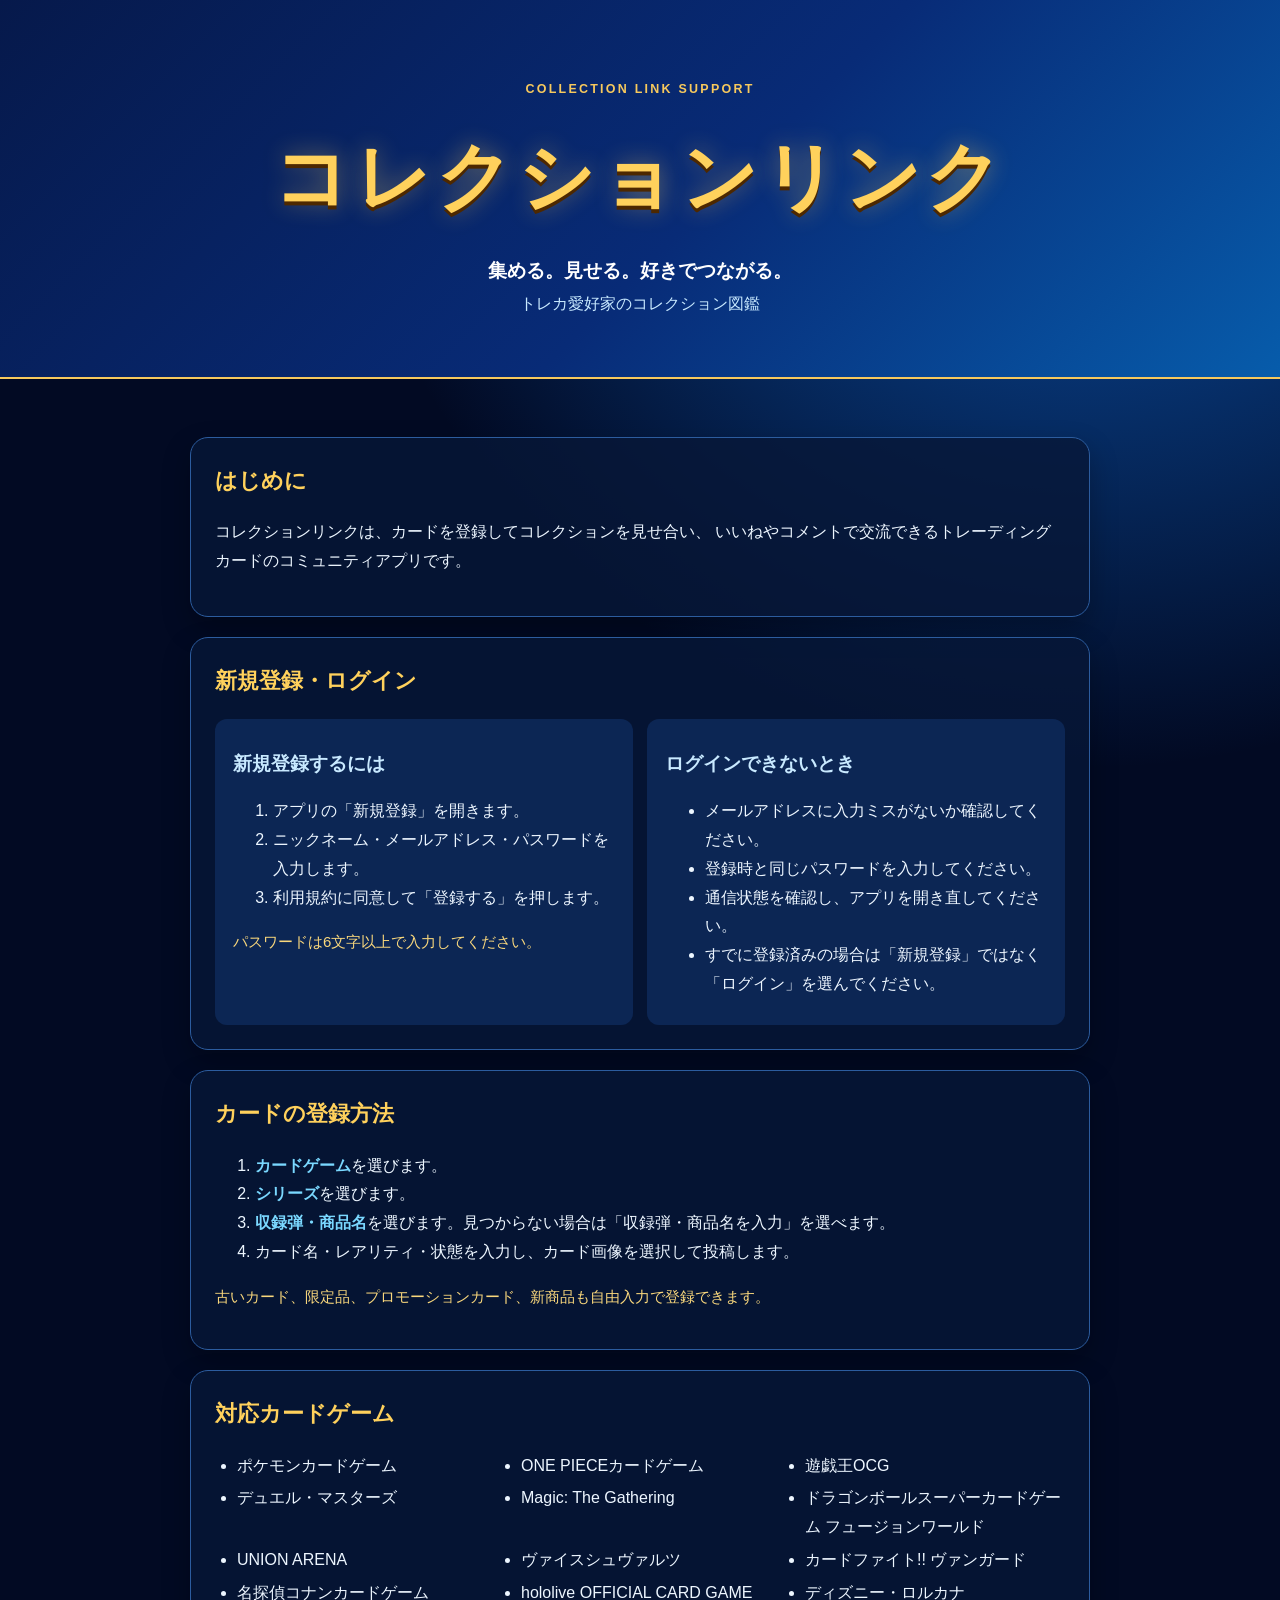
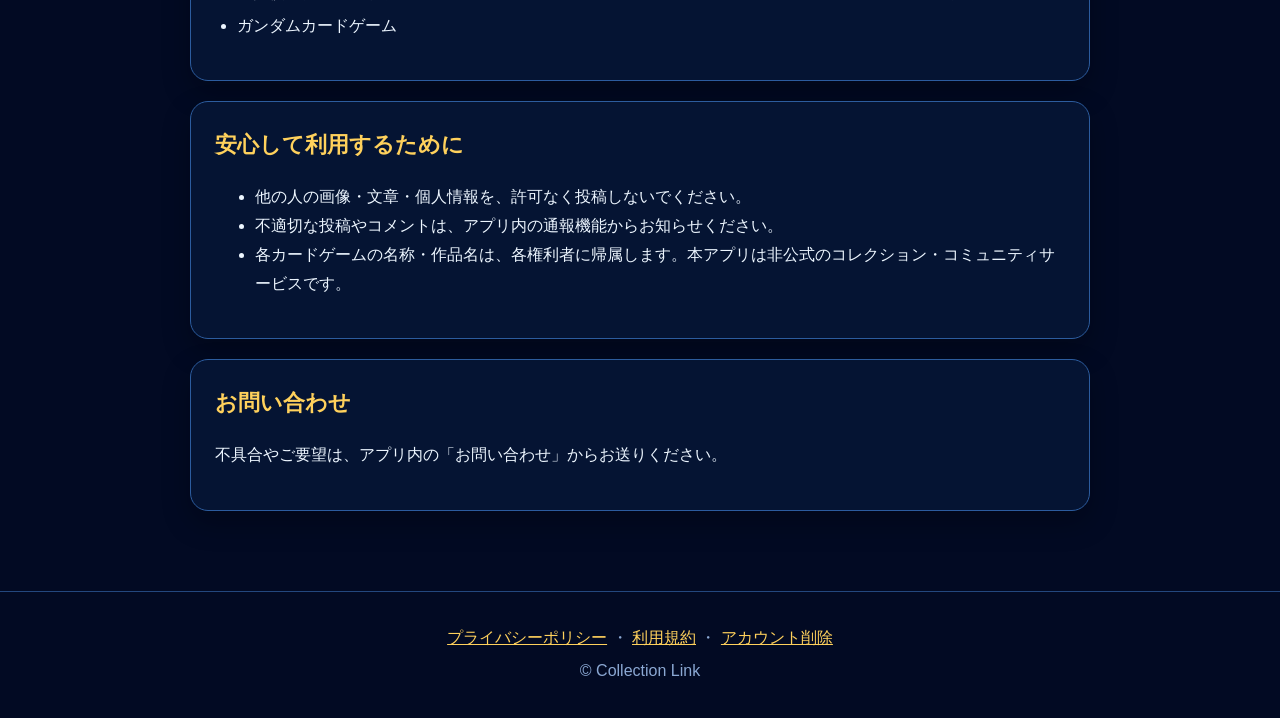
<file: index.html>
<!doctype html>
<html lang="ja">
  <head>
    <meta charset="utf-8" />
    <meta name="viewport" content="width=device-width, initial-scale=1" />
    <meta name="description" content="コレクションリンク｜トレカ図鑑のサポートページです。" />
    <title>コレクションリンク｜サポート</title>
    <link rel="stylesheet" href="style.css" />
  </head>
  <body>
    <header class="hero">
      <p class="eyebrow">COLLECTION LINK SUPPORT</p>
      <h1>コレクションリンク</h1>
      <p class="lead">集める。見せる。好きでつながる。</p>
      <p class="description">トレカ愛好家のコレクション図鑑</p>
    </header>

    <main>
      <section>
        <h2>はじめに</h2>
        <p>
          コレクションリンクは、カードを登録してコレクションを見せ合い、
          いいねやコメントで交流できるトレーディングカードのコミュニティアプリです。
        </p>
      </section>

      <section>
        <h2>新規登録・ログイン</h2>
        <div class="grid">
          <article>
            <h3>新規登録するには</h3>
            <ol>
              <li>アプリの「新規登録」を開きます。</li>
              <li>ニックネーム・メールアドレス・パスワードを入力します。</li>
              <li>利用規約に同意して「登録する」を押します。</li>
            </ol>
            <p class="note">パスワードは6文字以上で入力してください。</p>
          </article>
          <article>
            <h3>ログインできないとき</h3>
            <ul>
              <li>メールアドレスに入力ミスがないか確認してください。</li>
              <li>登録時と同じパスワードを入力してください。</li>
              <li>通信状態を確認し、アプリを開き直してください。</li>
              <li>すでに登録済みの場合は「新規登録」ではなく「ログイン」を選んでください。</li>
            </ul>
          </article>
        </div>
      </section>

      <section>
        <h2>カードの登録方法</h2>
        <ol class="steps">
          <li><strong>カードゲーム</strong>を選びます。</li>
          <li><strong>シリーズ</strong>を選びます。</li>
          <li><strong>収録弾・商品名</strong>を選びます。見つからない場合は「収録弾・商品名を入力」を選べます。</li>
          <li>カード名・レアリティ・状態を入力し、カード画像を選択して投稿します。</li>
        </ol>
        <p class="note">古いカード、限定品、プロモーションカード、新商品も自由入力で登録できます。</p>
      </section>

      <section>
        <h2>対応カードゲーム</h2>
        <ul class="games">
          <li>ポケモンカードゲーム</li>
          <li>ONE PIECEカードゲーム</li>
          <li>遊戯王OCG</li>
          <li>デュエル・マスターズ</li>
          <li>Magic: The Gathering</li>
          <li>ドラゴンボールスーパーカードゲーム フュージョンワールド</li>
          <li>UNION ARENA</li>
          <li>ヴァイスシュヴァルツ</li>
          <li>カードファイト!! ヴァンガード</li>
          <li>名探偵コナンカードゲーム</li>
          <li>hololive OFFICIAL CARD GAME</li>
          <li>ディズニー・ロルカナ</li>
          <li>ガンダムカードゲーム</li>
        </ul>
      </section>

      <section>
        <h2>安心して利用するために</h2>
        <ul>
          <li>他の人の画像・文章・個人情報を、許可なく投稿しないでください。</li>
          <li>不適切な投稿やコメントは、アプリ内の通報機能からお知らせください。</li>
          <li>各カードゲームの名称・作品名は、各権利者に帰属します。本アプリは非公式のコレクション・コミュニティサービスです。</li>
        </ul>
      </section>

      <section>
        <h2>お問い合わせ</h2>
        <p>不具合やご要望は、アプリ内の「お問い合わせ」からお送りください。</p>
      </section>
    </main>

    <footer>
      <p><a href="privacy.html">プライバシーポリシー</a> ・ <a href="terms.html">利用規約</a> ・ <a href="delete-account.html">アカウント削除</a></p>
      <p>© Collection Link</p>
    </footer>
  </body>
</html>
</file>
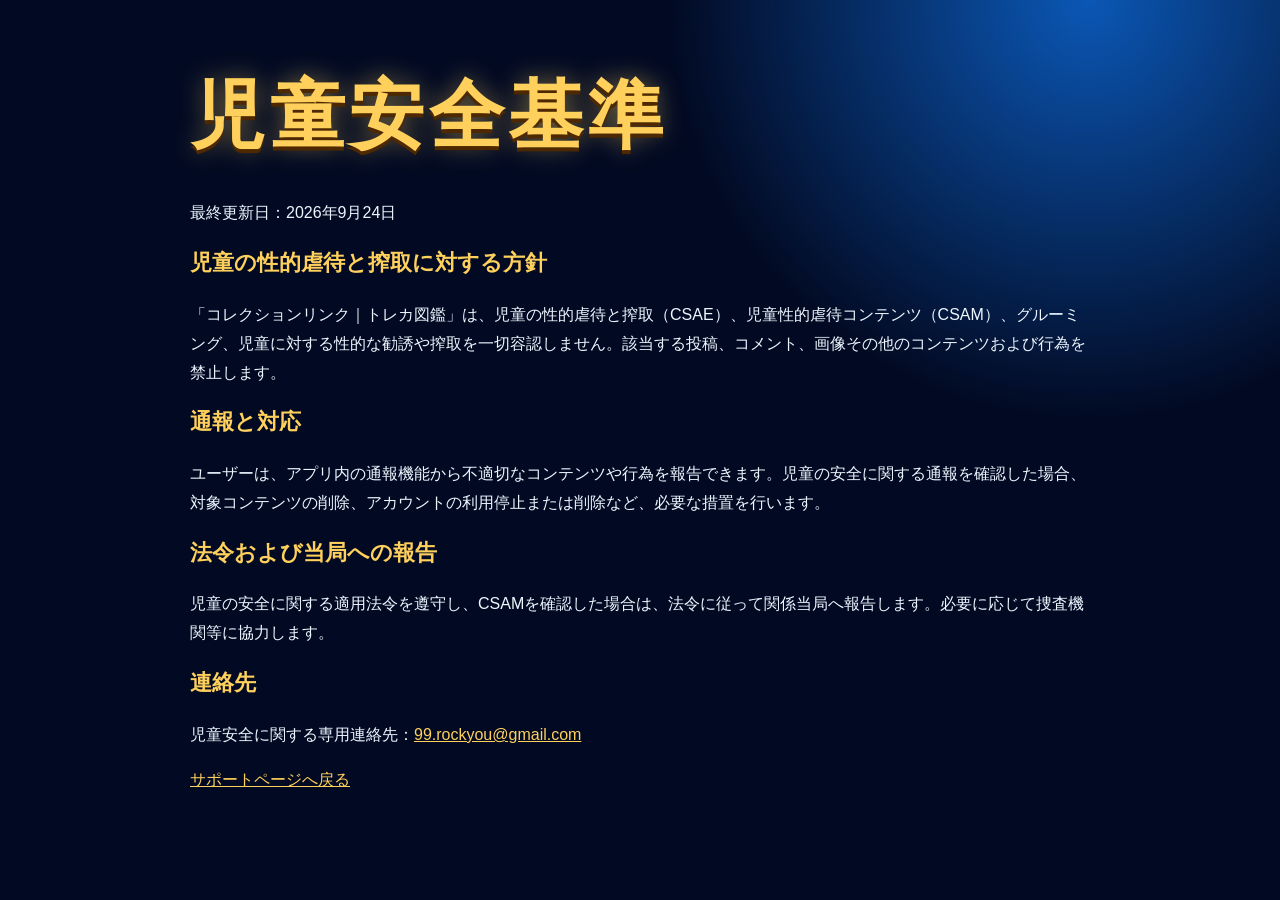
<file: child-safety.html>
<!doctype html>
<html lang="ja">
<head>
  <meta charset="utf-8">
  <meta name="viewport" content="width=device-width, initial-scale=1">
  <title>児童安全基準｜コレクションリンク</title>
  <link rel="stylesheet" href="style.css">
</head>
<body>
  <main>
    <h1>児童安全基準</h1>
    <p>最終更新日：2026年9月24日</p>

    <h2>児童の性的虐待と搾取に対する方針</h2>
    <p>「コレクションリンク｜トレカ図鑑」は、児童の性的虐待と搾取（CSAE）、児童性的虐待コンテンツ（CSAM）、グルーミング、児童に対する性的な勧誘や搾取を一切容認しません。該当する投稿、コメント、画像その他のコンテンツおよび行為を禁止します。</p>

    <h2>通報と対応</h2>
    <p>ユーザーは、アプリ内の通報機能から不適切なコンテンツや行為を報告できます。児童の安全に関する通報を確認した場合、対象コンテンツの削除、アカウントの利用停止または削除など、必要な措置を行います。</p>

    <h2>法令および当局への報告</h2>
    <p>児童の安全に関する適用法令を遵守し、CSAMを確認した場合は、法令に従って関係当局へ報告します。必要に応じて捜査機関等に協力します。</p>

    <h2>連絡先</h2>
    <p>児童安全に関する専用連絡先：<a href="mailto:99.rockyou@gmail.com">99.rockyou@gmail.com</a></p>
    <p><a href="index.html">サポートページへ戻る</a></p>
  </main>
</body>
</html>
</file>
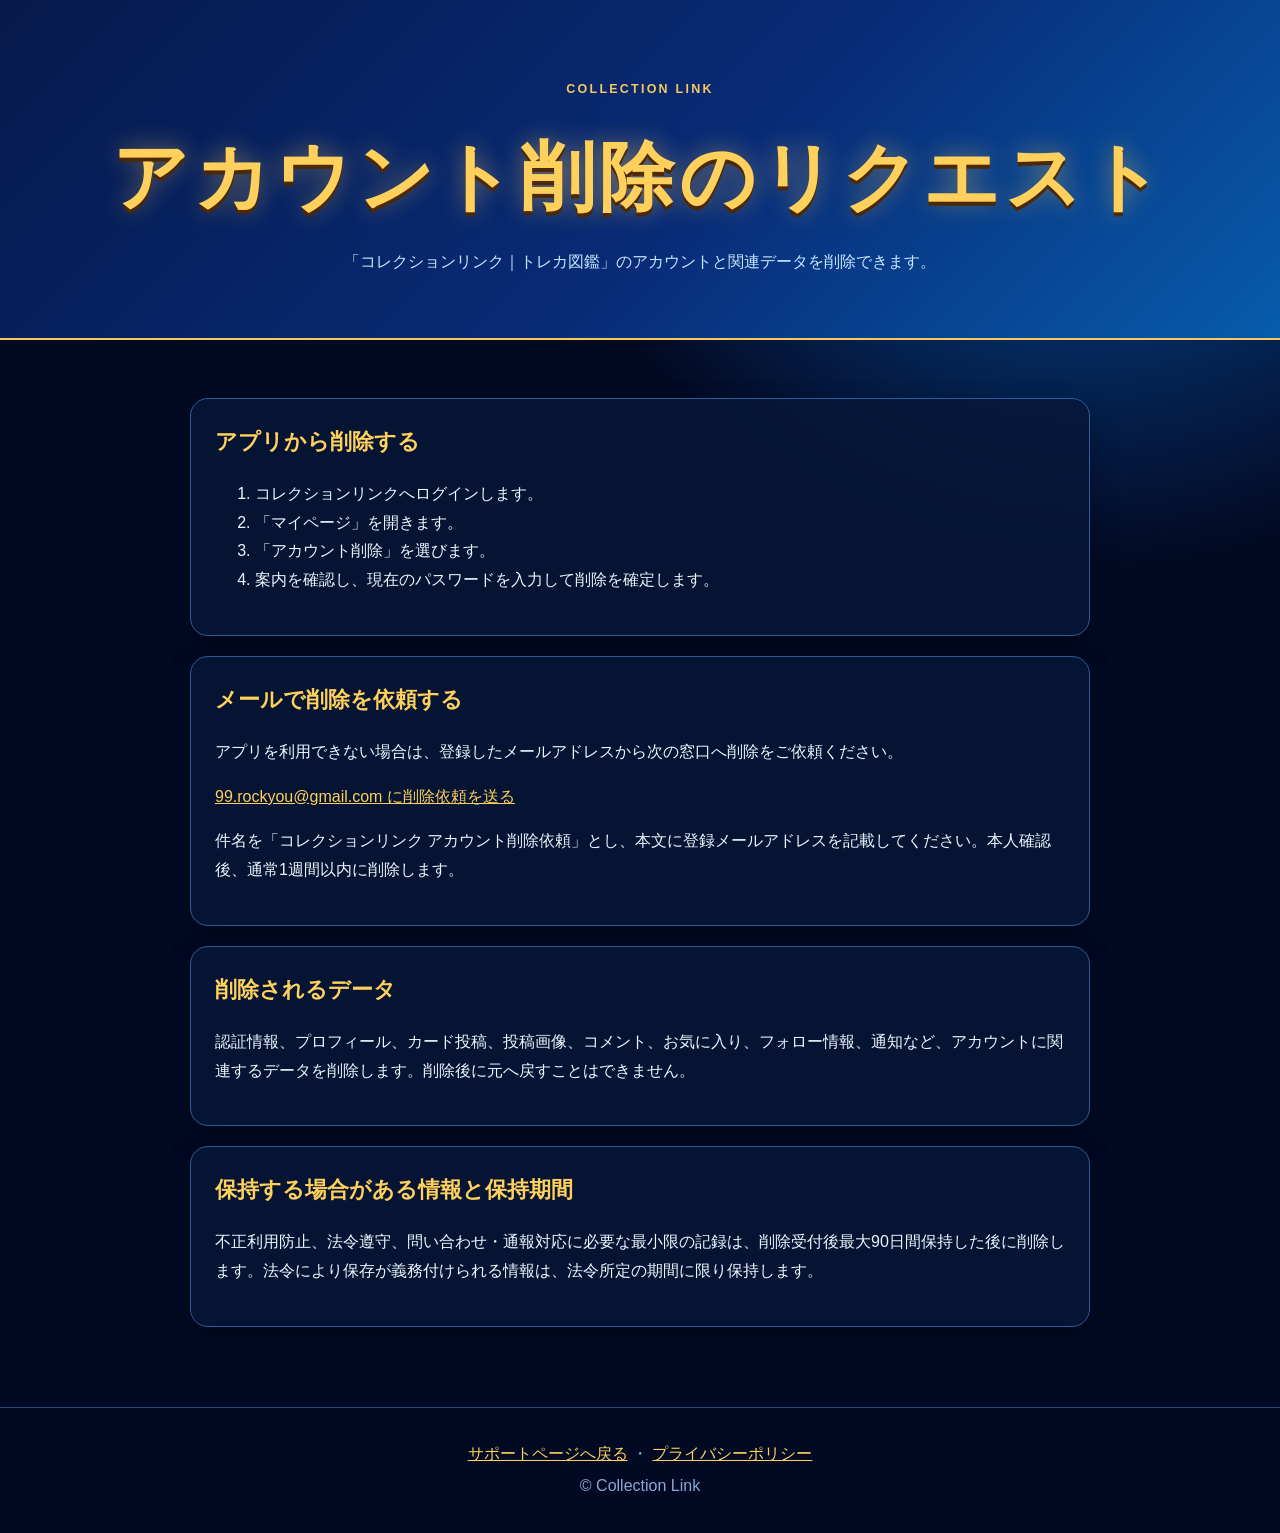
<file: delete-account.html>
<!doctype html>
<html lang="ja">
<head>
  <meta charset="utf-8" />
  <meta name="viewport" content="width=device-width, initial-scale=1" />
  <meta name="description" content="コレクションリンク｜トレカ図鑑のアカウントと関連データの削除依頼方法" />
  <title>アカウント削除依頼｜コレクションリンク</title>
  <link rel="stylesheet" href="style.css" />
</head>
<body>
<header class="hero">
  <p class="eyebrow">COLLECTION LINK</p>
  <h1>アカウント削除のリクエスト</h1>
  <p class="description">「コレクションリンク｜トレカ図鑑」のアカウントと関連データを削除できます。</p>
</header>
<main>
  <section>
    <h2>アプリから削除する</h2>
    <ol class="steps">
      <li>コレクションリンクへログインします。</li>
      <li>「マイページ」を開きます。</li>
      <li>「アカウント削除」を選びます。</li>
      <li>案内を確認し、現在のパスワードを入力して削除を確定します。</li>
    </ol>
  </section>
  <section>
    <h2>メールで削除を依頼する</h2>
    <p>アプリを利用できない場合は、登録したメールアドレスから次の窓口へ削除をご依頼ください。</p>
    <p><a href="mailto:99.rockyou@gmail.com?subject=%E3%82%B3%E3%83%AC%E3%82%AF%E3%82%B7%E3%83%A7%E3%83%B3%E3%83%AA%E3%83%B3%E3%82%AF%20%E3%82%A2%E3%82%AB%E3%82%A6%E3%83%B3%E3%83%88%E5%89%8A%E9%99%A4%E4%BE%9D%E9%A0%BC">99.rockyou@gmail.com に削除依頼を送る</a></p>
    <p>件名を「コレクションリンク アカウント削除依頼」とし、本文に登録メールアドレスを記載してください。本人確認後、通常1週間以内に削除します。</p>
  </section>
  <section>
    <h2>削除されるデータ</h2>
    <p>認証情報、プロフィール、カード投稿、投稿画像、コメント、お気に入り、フォロー情報、通知など、アカウントに関連するデータを削除します。削除後に元へ戻すことはできません。</p>
  </section>
  <section>
    <h2>保持する場合がある情報と保持期間</h2>
    <p>不正利用防止、法令遵守、問い合わせ・通報対応に必要な最小限の記録は、削除受付後最大90日間保持した後に削除します。法令により保存が義務付けられる情報は、法令所定の期間に限り保持します。</p>
  </section>
</main>
<footer>
  <p><a href="index.html">サポートページへ戻る</a> ・ <a href="privacy.html">プライバシーポリシー</a></p>
  <p>© Collection Link</p>
</footer>
</body>
</html>
</file>
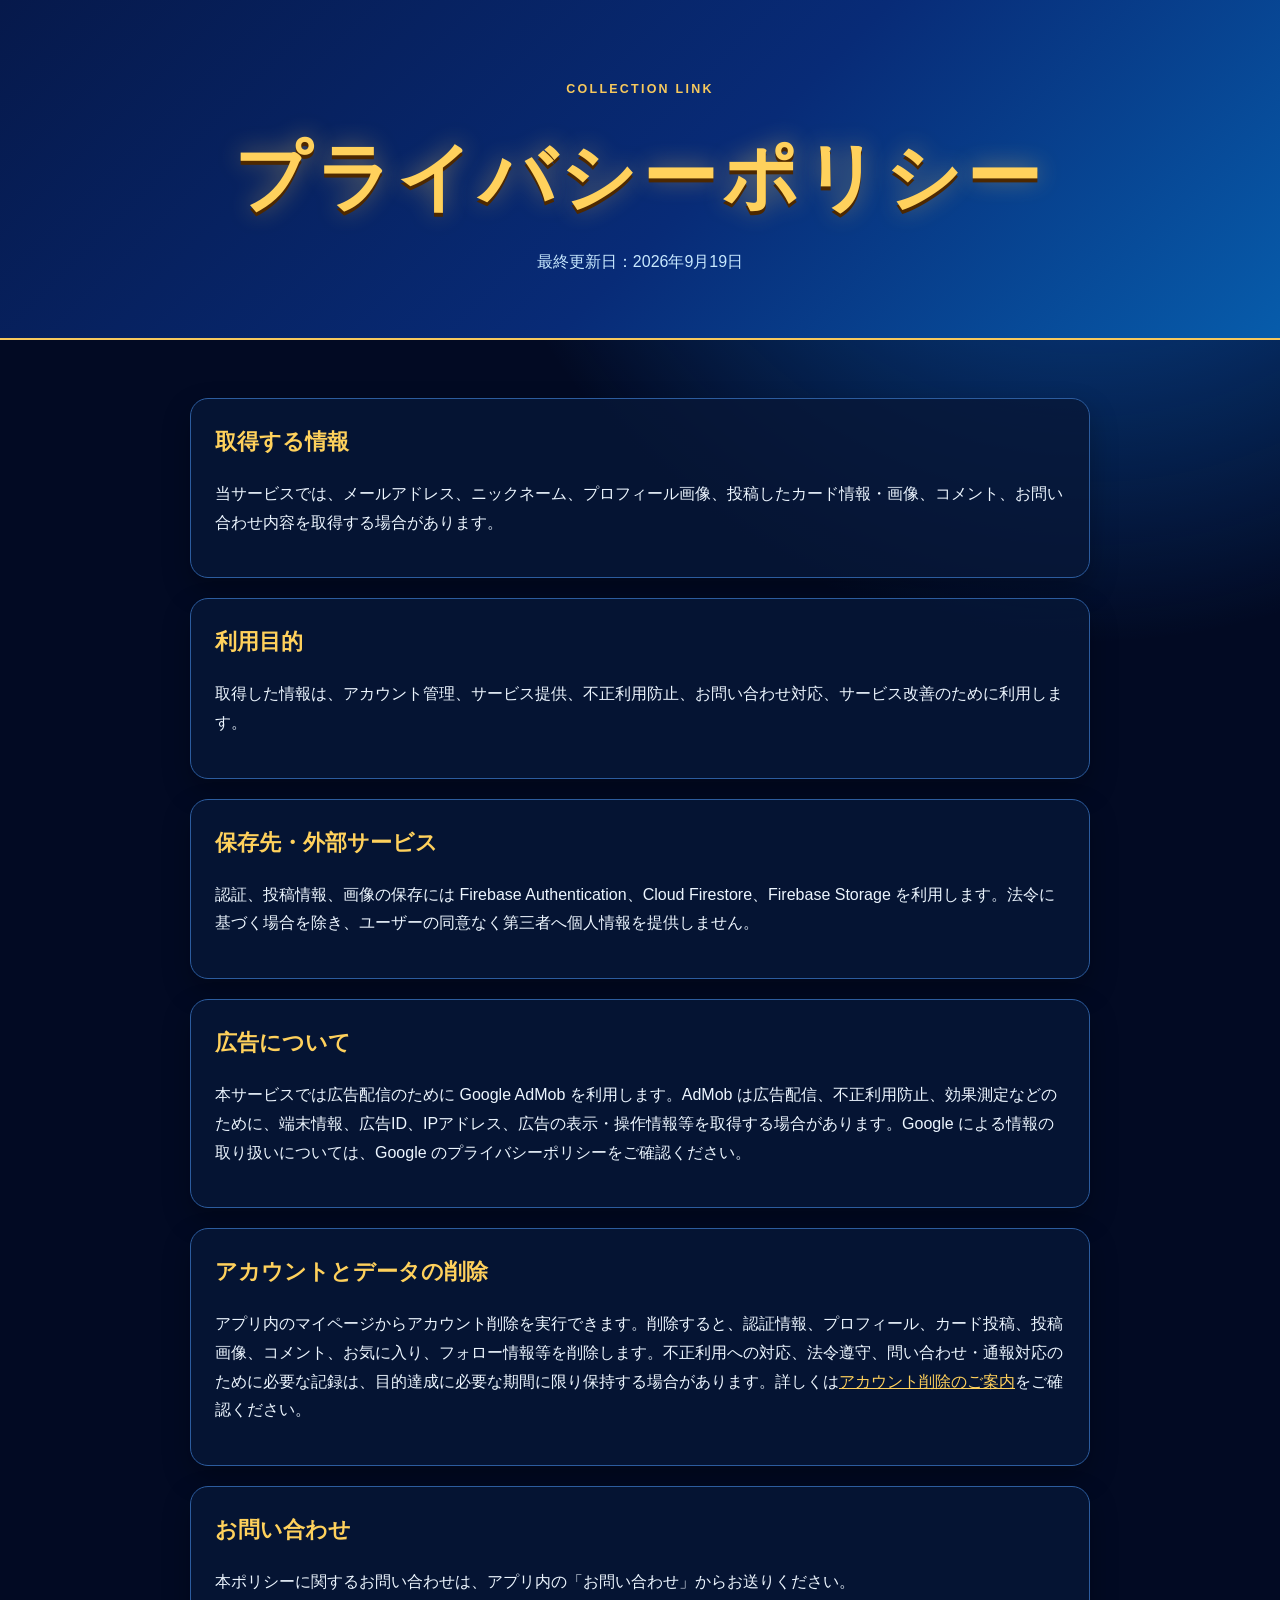
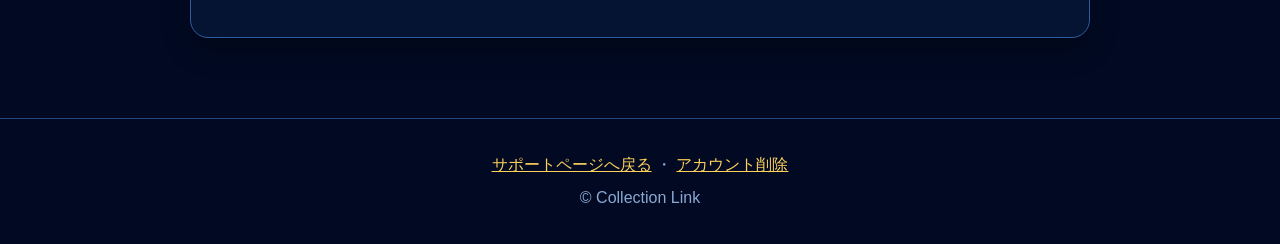
<file: privacy.html>
<!doctype html>
<html lang="ja">
  <head>
    <meta charset="utf-8" />
    <meta name="viewport" content="width=device-width, initial-scale=1" />
    <meta name="description" content="コレクションリンクのプライバシーポリシー" />
    <title>プライバシーポリシー｜コレクションリンク</title>
    <link rel="stylesheet" href="style.css" />
  </head>
  <body>
    <header class="hero">
      <p class="eyebrow">COLLECTION LINK</p>
      <h1>プライバシーポリシー</h1>
      <p class="description">最終更新日：2026年9月19日</p>
    </header>
    <main>
      <section>
        <h2>取得する情報</h2>
        <p>当サービスでは、メールアドレス、ニックネーム、プロフィール画像、投稿したカード情報・画像、コメント、お問い合わせ内容を取得する場合があります。</p>
      </section>
      <section>
        <h2>利用目的</h2>
        <p>取得した情報は、アカウント管理、サービス提供、不正利用防止、お問い合わせ対応、サービス改善のために利用します。</p>
      </section>
      <section>
        <h2>保存先・外部サービス</h2>
        <p>認証、投稿情報、画像の保存には Firebase Authentication、Cloud Firestore、Firebase Storage を利用します。法令に基づく場合を除き、ユーザーの同意なく第三者へ個人情報を提供しません。</p>
      </section>
      <section>
        <h2>広告について</h2>
        <p>本サービスでは広告配信のために Google AdMob を利用します。AdMob は広告配信、不正利用防止、効果測定などのために、端末情報、広告ID、IPアドレス、広告の表示・操作情報等を取得する場合があります。Google による情報の取り扱いについては、Google のプライバシーポリシーをご確認ください。</p>
      </section>
      <section>
        <h2>アカウントとデータの削除</h2>
        <p>アプリ内のマイページからアカウント削除を実行できます。削除すると、認証情報、プロフィール、カード投稿、投稿画像、コメント、お気に入り、フォロー情報等を削除します。不正利用への対応、法令遵守、問い合わせ・通報対応のために必要な記録は、目的達成に必要な期間に限り保持する場合があります。詳しくは<a href="delete-account.html">アカウント削除のご案内</a>をご確認ください。</p>
      </section>
      <section>
        <h2>お問い合わせ</h2>
        <p>本ポリシーに関するお問い合わせは、アプリ内の「お問い合わせ」からお送りください。</p>
      </section>
    </main>
    <footer><p><a href="index.html">サポートページへ戻る</a> ・ <a href="delete-account.html">アカウント削除</a></p><p>© Collection Link</p></footer>
  </body>
</html>
</file>
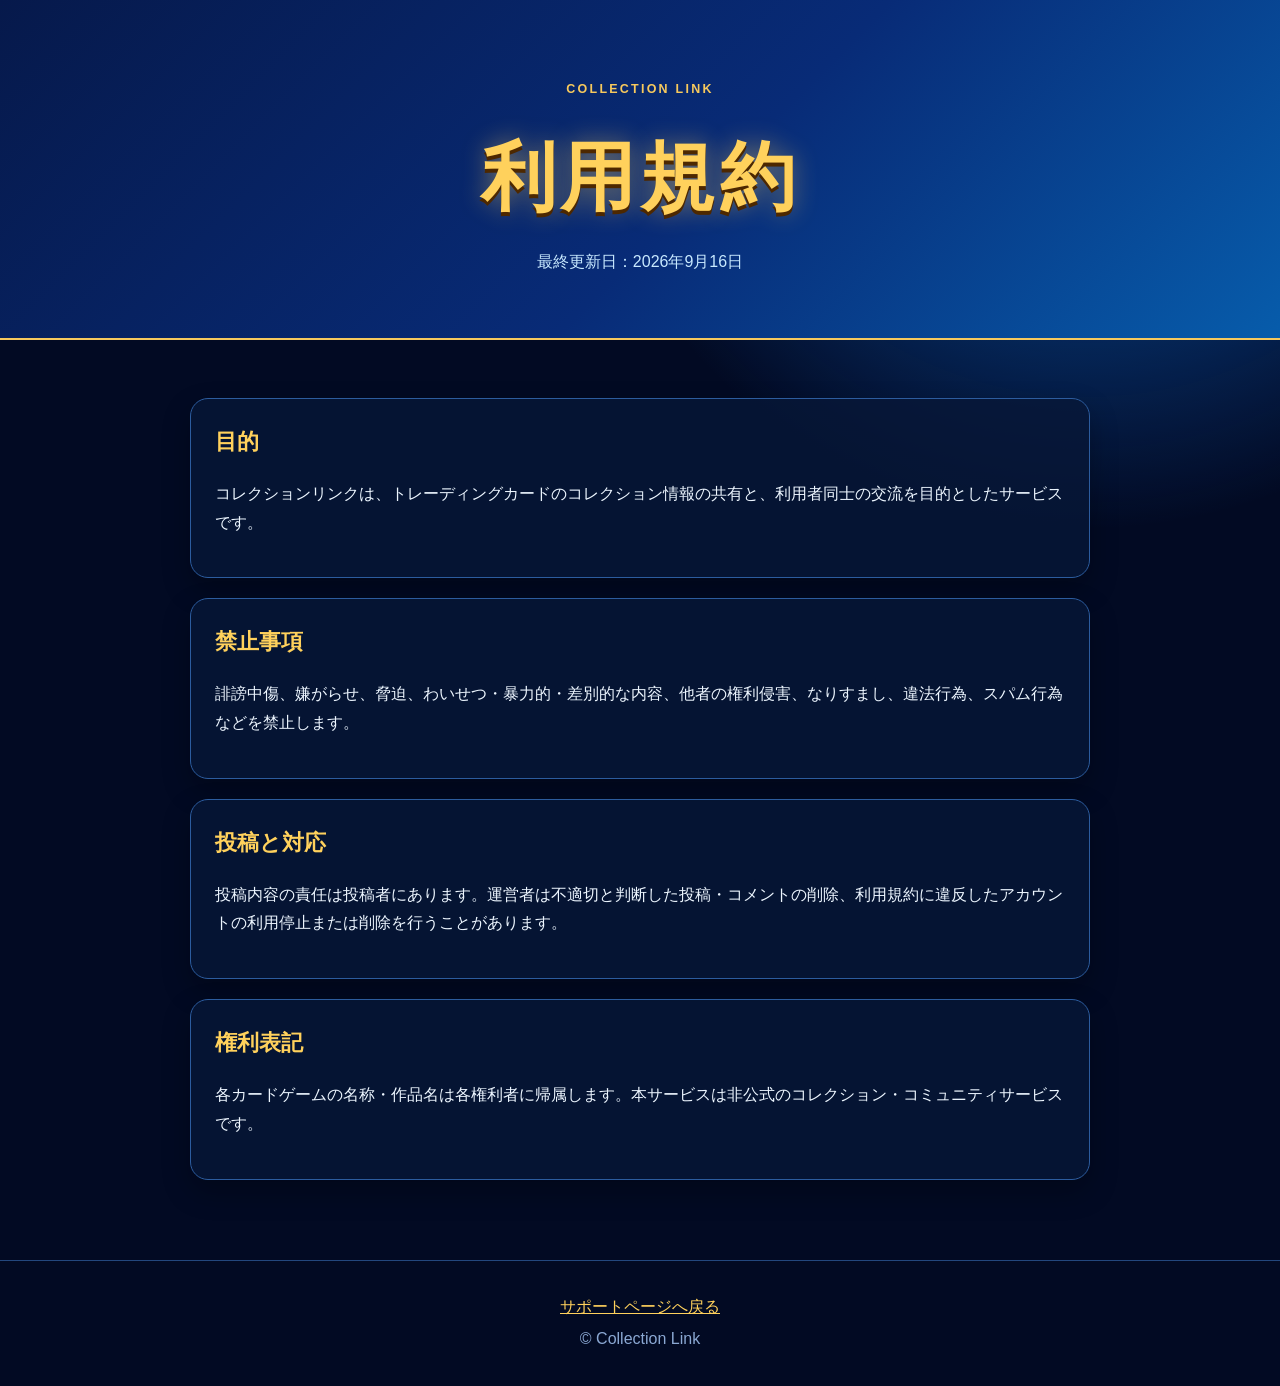
<file: terms.html>
<!doctype html>
<html lang="ja">
  <head>
    <meta charset="utf-8" />
    <meta name="viewport" content="width=device-width, initial-scale=1" />
    <meta name="description" content="コレクションリンクの利用規約" />
    <title>利用規約｜コレクションリンク</title>
    <link rel="stylesheet" href="style.css" />
  </head>
  <body>
    <header class="hero">
      <p class="eyebrow">COLLECTION LINK</p>
      <h1>利用規約</h1>
      <p class="description">最終更新日：2026年9月16日</p>
    </header>
    <main>
      <section><h2>目的</h2><p>コレクションリンクは、トレーディングカードのコレクション情報の共有と、利用者同士の交流を目的としたサービスです。</p></section>
      <section><h2>禁止事項</h2><p>誹謗中傷、嫌がらせ、脅迫、わいせつ・暴力的・差別的な内容、他者の権利侵害、なりすまし、違法行為、スパム行為などを禁止します。</p></section>
      <section><h2>投稿と対応</h2><p>投稿内容の責任は投稿者にあります。運営者は不適切と判断した投稿・コメントの削除、利用規約に違反したアカウントの利用停止または削除を行うことがあります。</p></section>
      <section><h2>権利表記</h2><p>各カードゲームの名称・作品名は各権利者に帰属します。本サービスは非公式のコレクション・コミュニティサービスです。</p></section>
    </main>
    <footer><p><a href="index.html">サポートページへ戻る</a></p><p>© Collection Link</p></footer>
  </body>
</html>
</file>
<file: style.css>
:root {
  color-scheme: dark;
  font-family: -apple-system, BlinkMacSystemFont, "Hiragino Sans", "Noto Sans JP", sans-serif;
  background: #020a23;
  color: #edf6ff;
}

* { box-sizing: border-box; }
body { margin: 0; line-height: 1.8; background: radial-gradient(circle at 85% 0%, #0b57b5 0, transparent 30%), #020a23; }
.hero { min-height: 340px; padding: 78px 24px 56px; text-align: center; background: linear-gradient(135deg, #06194b, #082b77 55%, #075cab); border-bottom: 2px solid #f7c95d; }
.eyebrow { margin: 0; color: #f7c95d; font-weight: 800; letter-spacing: .18em; font-size: .78rem; }
h1 { margin: 10px 0 0; color: #ffd15c; font-size: clamp(2.2rem, 8vw, 4.7rem); font-weight: 900; letter-spacing: .06em; text-shadow: 0 4px 0 #4d2800, 0 0 24px #ffd15c77; }
.lead { margin: 8px 0 0; color: #fff; font-size: 1.18rem; font-weight: 800; }
.description { margin: 2px 0; color: #c8e9ff; }
main { width: min(900px, calc(100% - 32px)); margin: 0 auto; padding: 38px 0 60px; }
section { margin: 20px 0; padding: 24px; border: 1px solid #2c5c9e; border-radius: 18px; background: #071738cc; box-shadow: 0 12px 28px #0004; }
h2 { margin-top: 0; color: #ffd15c; font-size: 1.35rem; }
h3 { margin-bottom: 6px; color: #c8e9ff; }
.grid { display: grid; grid-template-columns: repeat(auto-fit, minmax(260px, 1fr)); gap: 14px; }
article { padding: 10px 18px; border-radius: 12px; background: #0c2654; }
.note { color: #f9d77c; font-size: .94rem; }
.steps strong { color: #7ad8ff; }
.games { display: grid; grid-template-columns: repeat(auto-fit, minmax(220px, 1fr)); gap: 4px 24px; padding-left: 22px; }
footer { padding: 28px; text-align: center; color: #8ba8d3; border-top: 1px solid #23477e; }
footer p { margin: 4px 0; }
a { color: #ffd15c; }
@media (max-width: 520px) { section { padding: 18px; } .hero { min-height: 290px; padding-top: 58px; } }
</file>
